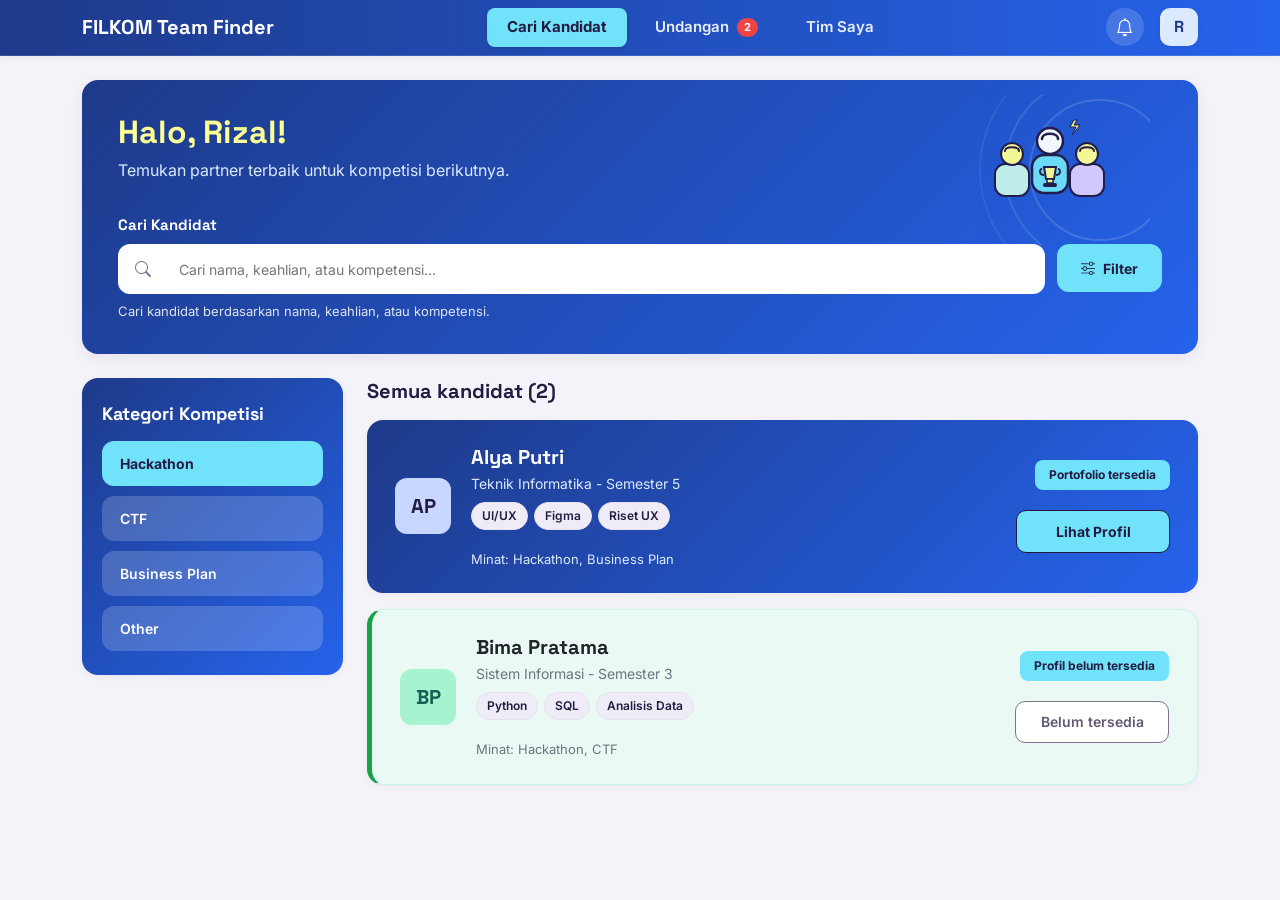
<file: index.html>
<!DOCTYPE html>
<html lang="id">
<head>
  <meta charset="UTF-8">
  <meta name="viewport" content="width=device-width, initial-scale=1.0">
  <title>FILKOM Team Finder — Platform Pencarian Tim Lomba Mahasiswa</title>
  
  <link rel="preconnect" href="https://fonts.googleapis.com">
  <link rel="preconnect" href="https://fonts.gstatic.com" crossorigin>
  <link href="https://fonts.googleapis.com/css2?family=Inter:wght@400;500;600;700&family=Space+Grotesk:wght@600;700&display=swap" rel="stylesheet">
  
  <link href="https://cdn.jsdelivr.net/npm/bootstrap@5.3.3/dist/css/bootstrap.min.css" rel="stylesheet">
  <link rel="stylesheet" href="https://cdn.jsdelivr.net/npm/bootstrap-icons@1.11.3/font/bootstrap-icons.min.css">
  <link rel="stylesheet" href="css/style.css">
</head>
<body>

  <header class="app-header">
    <div class="container d-flex align-items-center justify-content-between py-2">
      <a href="#" class="brand-title" id="brandLogo">
        <span>FILKOM Team Finder</span>
      </a>

      <nav class="d-none d-md-flex align-items-center gap-2" aria-label="Navigasi Utama">
        <button class="nav-tab-btn active" data-target-screen="screen-dashboard" aria-current="page">
          <span>Cari Kandidat</span>
        </button>
        <button class="nav-tab-btn" data-target-screen="screen-invitations">
          <span>Undangan</span>
          <span class="nav-badge-pill" id="unreadBadgeCount">0</span>
        </button>
        <button class="nav-tab-btn" data-target-screen="screen-team">
          <span>Tim Saya</span>
        </button>
      </nav>

      <div class="d-flex align-items-center gap-3">
        <span class="icon-button notification-indicator" aria-label="Notifikasi" title="Notifikasi">
          <i class="bi bi-bell"></i>
        </span>
        <div class="d-flex align-items-center">
          <div class="user-avatar-btn" id="headerUserAvatar" title=""></div>
        </div>
      </div>
    </div>
  </header>

  <main class="container my-4" id="mainContainer"></main>

  <div id="modalContainer"></div>

  <nav class="mobile-bottom-nav" aria-label="Navigasi Bawah Seluler">
    <button class="bottom-nav-item active" data-target-screen="screen-dashboard" aria-current="page">
      <i class="bi bi-search"></i>
      <span>Cari Kandidat</span>
    </button>
    <button class="bottom-nav-item" data-target-screen="screen-invitations">
      <i class="bi bi-envelope"></i>
      <span>Undangan</span>
    </button>
    <button class="bottom-nav-item" data-target-screen="screen-team">
      <i class="bi bi-people"></i>
      <span>Tim Saya</span>
    </button>
  </nav>

  <div id="toastContainer" class="toast-container-custom" aria-live="polite"></div>

  <script src="js/data.js"></script>
  <script src="js/app.js"></script>
</body>
</html>
</file>
<file: css/style.css>
:root {
  --font-heading: 'Space Grotesk', -apple-system, BlinkMacSystemFont, 'Segoe UI', Roboto, sans-serif;
  --font-body: 'Inter', -apple-system, BlinkMacSystemFont, 'Segoe UI', Roboto, sans-serif;

  --bg-page: #F5F3FA;
  --bg-surface: #FFFFFF;
  --text-primary: #241B42;
  --text-secondary: #625870;
  --text-muted: #8E839B;

  --border-light: #E7E2F0;
  --border-default: #D2C9E0;
  --border-input: #80718F;

  --hero-gradient: linear-gradient(135deg, #1E3A8A 0%, #2563EB 100%);
  --hero-title-accent: #FDFF94;
  --accent-cyan: #70E2F9;
  --accent-cyan-hover: #52d2eb;
  --accent-cyan-active: #3ac6e2;
  --accent-cyan-text: #241B42;
  --accent-cyan-border: #241842;

  --focus-purple: #6B38E8;
  --focus-ring: 0 0 0 3px rgba(107, 56, 232, 0.28);

  --portfolio-purple-bg: #DCCFFF;
  --portfolio-purple-text: #4A257B;
  --portfolio-mint-bg: #C8F5EA;
  --portfolio-mint-text: #175F52;

  --status-pending-bg: #FFF1CA;
  --status-pending-text: #805000;
  --status-pending-border: #D97706;

  --status-accepted-bg: #DBF5E8;
  --status-accepted-text: #126344;
  --status-accepted-border: #16A34A;

  --status-rejected-bg: #FFE4E5;
  --status-rejected-text: #B42333;
  --status-rejected-border: #DC2626;

  --status-vacant-bg: #EEE8F5;
  --status-vacant-text: #625173;
  --status-vacant-border: #8A7A9E;

  --radius-xs: 4px;
  --radius-sm: 8px;
  --radius-md: 12px;
  --radius-lg: 16px;
  --radius-xl: 20px;
  --radius-pill: 9999px;

  --shadow-sm: 0 2px 6px rgba(36, 27, 66, 0.05);
  --shadow-md: 0 4px 14px rgba(36, 27, 66, 0.08);
  --shadow-lg: 0 10px 28px rgba(36, 27, 66, 0.12);
  --shadow-sheet: 0 -8px 30px rgba(36, 27, 66, 0.2);
}

*,
*::before,
*::after {
  box-sizing: border-box;
}

body {
  margin: 0;
  padding: 0 0 72px 0;
  background-color: var(--bg-page);
  color: var(--text-primary);
  font-family: var(--font-body);
  font-size: 16px;
  line-height: 1.5;
  -webkit-font-smoothing: antialiased;
  -moz-osx-font-smoothing: grayscale;
}

@media (min-width: 768px) {
  body {
    padding-bottom: 0;
  }
}

h1, .h1,
h2, .h2,
h3, .h3 {
  font-family: var(--font-heading);
  font-weight: 700;
  color: var(--text-primary);
  margin-bottom: 0.5rem;
}

h1, .h1 {
  font-size: 32px;
  line-height: 1.25;
}

h2, .h2 {
  font-size: 24px;
  line-height: 1.3;
}

h3, .h3 {
  font-size: 20px;
  line-height: 1.35;
}

.stat-number {
  font-family: var(--font-heading);
  font-size: 32px;
  font-weight: 700;
  line-height: 1;
}

p {
  color: var(--text-secondary);
  margin-bottom: 1rem;
}

.text-caption {
  font-size: 12px;
  line-height: 1.4;
  color: var(--text-muted);
}

a {
  color: var(--focus-purple);
  text-decoration: none;
  transition: color 0.2s ease;
}

a:hover {
  color: #4f21c2;
  text-decoration: underline;
}

:focus-visible {
  outline: 2px solid var(--focus-purple) !important;
  outline-offset: 2px !important;
}

.screen-section {
  display: none;
}

.screen-section.active {
  display: block;
}

.app-header {
  background: linear-gradient(90deg, #1E3A8A 0%, #2563EB 100%);
  border-bottom: 1px solid rgba(255, 255, 255, 0.12);
  position: sticky;
  top: 0;
  z-index: 1020;
  box-shadow: var(--shadow-sm);
}

.brand-title {
  font-family: var(--font-heading);
  font-weight: 700;
  font-size: 20px;
  color: #FFFFFF !important;
  display: flex;
  align-items: center;
  gap: 8px;
  text-decoration: none;
}

.brand-badge {
  display: none;
}

.user-name-label {
  font-family: var(--font-body);
  font-size: 14px;
  font-weight: 600;
  color: rgba(255, 255, 255, 0.9);
}

.nav-tab-btn {
  font-family: var(--font-body);
  font-size: 15px;
  font-weight: 600;
  color: rgba(255, 255, 255, 0.9);
  background: transparent;
  border: none;
  padding: 8px 20px;
  border-radius: var(--radius-sm);
  cursor: pointer;
  transition: all 0.2s ease;
  position: relative;
  display: inline-flex;
  align-items: center;
  gap: 8px;
}

.nav-tab-btn:hover {
  background-color: rgba(255, 255, 255, 0.15);
  color: #FFFFFF;
}

.nav-tab-btn.active {
  background-color: var(--accent-cyan);
  color: var(--accent-cyan-text);
  font-weight: 700;
  box-shadow: 0 2px 4px rgba(36, 27, 66, 0.15);
}

.nav-badge-pill {
  background-color: #EF4444;
  color: #FFFFFF;
  font-size: 11px;
  font-weight: 700;
  padding: 1px 7px;
  border-radius: var(--radius-pill);
}

.user-avatar-btn {
  width: 38px;
  height: 38px;
  border-radius: 10px;
  background: #DBEAFE;
  color: #1E3A8A;
  font-family: var(--font-heading);
  font-weight: 700;
  font-size: 16px;
  display: flex;
  align-items: center;
  justify-content: center;
  border: none;
  box-shadow: var(--shadow-sm);
  cursor: pointer;
}

.icon-button {
  width: 38px;
  height: 38px;
  border-radius: 50%;
  background-color: rgba(255, 255, 255, 0.15);
  border: none;
  color: #FFFFFF;
  display: inline-flex;
  align-items: center;
  justify-content: center;
  font-size: 18px;
  cursor: pointer;
  position: relative;
  transition: all 0.2s ease;
}

.icon-button:hover {
  background-color: rgba(255, 255, 255, 0.25);
  color: #FFFFFF;
}

.notification-indicator {
  cursor: default;
}

.notification-dot {
  position: absolute;
  top: 8px;
  right: 8px;
  width: 9px;
  height: 9px;
  background-color: #EF4444;
  border-radius: 50%;
  border: 2px solid var(--bg-surface);
}

.mobile-bottom-nav {
  position: fixed;
  bottom: 0;
  left: 0;
  right: 0;
  height: 64px;
  background-color: var(--bg-surface);
  border-top: 1px solid var(--border-light);
  display: flex;
  justify-content: space-around;
  align-items: center;
  z-index: 1030;
  box-shadow: var(--shadow-sheet);
  padding: 0 8px;
}

@media (min-width: 768px) {
  .mobile-bottom-nav {
    display: none !important;
  }
}

.bottom-nav-item {
  display: flex;
  flex-direction: column;
  align-items: center;
  justify-content: center;
  gap: 3px;
  background: transparent;
  border: none;
  color: var(--text-secondary);
  font-size: 11px;
  font-weight: 600;
  cursor: pointer;
  padding: 6px 16px;
  border-radius: var(--radius-sm);
  transition: all 0.2s ease;
  position: relative;
}

.bottom-nav-item i {
  font-size: 18px;
}

.bottom-nav-item.active {
  background-color: var(--accent-cyan);
  color: var(--accent-cyan-text);
  font-weight: 700;
}

.btn-cta-cyan {
  background-color: var(--accent-cyan);
  color: var(--accent-cyan-text);
  border: 1px solid var(--accent-cyan-border);
  font-weight: 700;
  font-size: 14px;
  padding: 10px 20px;
  border-radius: var(--radius-sm);
  cursor: pointer;
  transition: all 0.2s ease;
  display: inline-flex;
  align-items: center;
  justify-content: center;
  gap: 8px;
  text-decoration: none;
}

.btn-cta-cyan:hover {
  background-color: var(--accent-cyan-hover);
  color: var(--accent-cyan-text);
  transform: translateY(-1px);
  box-shadow: 0 4px 8px rgba(36, 27, 66, 0.15);
}

.btn-cta-cyan:active {
  background-color: var(--accent-cyan-active);
  transform: translateY(0);
}

.btn-disabled-muted {
  background-color: #EAE6F2;
  color: #8E839B;
  border: 1px solid #D6D0E0;
  font-weight: 600;
  font-size: 14px;
  padding: 10px 20px;
  border-radius: var(--radius-sm);
  cursor: not-allowed;
  display: inline-flex;
  align-items: center;
  justify-content: center;
  gap: 8px;
}

.btn-secondary-light {
  background-color: var(--bg-surface);
  color: var(--text-primary);
  border: 1px solid var(--border-input);
  font-weight: 600;
  font-size: 14px;
  padding: 8px 18px;
  border-radius: var(--radius-sm);
  cursor: pointer;
  transition: all 0.2s ease;
  display: inline-flex;
  align-items: center;
  gap: 6px;
}

.btn-secondary-light:hover {
  background-color: #EEE8F5;
  border-color: var(--focus-purple);
}

.btn-view-profile,
.btn-outline-card-disabled {
  min-width: 154px;
  min-height: 42px;
  border-radius: 10px;
}

.btn-outline-card-disabled {
  background-color: #FFFFFF;
  border: 1.5px solid #80718F;
  color: #625870;
  padding: 8px 20px;
  font-size: 14px;
  font-weight: 600;
  cursor: not-allowed;
}

.status-badge {
  display: inline-flex;
  align-items: center;
  gap: 6px;
  padding: 4px 12px;
  border-radius: var(--radius-sm);
  font-size: 13px;
  font-weight: 600;
  white-space: nowrap;
}

.status-badge-pending {
  background-color: var(--status-pending-bg);
  color: var(--status-pending-text);
  border: 1px solid var(--status-pending-border);
}

.status-badge-accepted {
  background-color: var(--status-accepted-bg);
  color: var(--status-accepted-text);
  border: 1px solid var(--status-accepted-border);
}

.status-badge-rejected {
  background-color: var(--status-rejected-bg);
  color: var(--status-rejected-text);
  border: 1px solid var(--status-rejected-border);
}

.status-badge-vacant {
  background-color: var(--status-vacant-bg);
  color: var(--status-vacant-text);
  border: 1px dashed var(--status-vacant-border);
}

.badge-new {
  background-color: #6B38E8;
  color: #FFFFFF;
  font-size: 11px;
  font-weight: 700;
  padding: 2px 7px;
  border-radius: var(--radius-sm);
  text-transform: uppercase;
  letter-spacing: 0.5px;
}

.dual-signifier-card {
  position: relative;
  overflow: hidden;
  border-left: 5px solid transparent !important;
}

.dual-signifier-card.status-pending {
  border-left-color: var(--status-pending-border) !important;
}

.dual-signifier-card.status-accepted {
  border-left-color: var(--status-accepted-border) !important;
}

.dual-signifier-card.status-rejected {
  border-left-color: var(--status-rejected-border) !important;
}

.dual-signifier-card.status-vacant {
  border-left-color: var(--status-vacant-border) !important;
  border-style: dashed;
}

.hero-banner,
.hero-banner-unified {
  background: var(--hero-gradient);
  border-radius: var(--radius-lg);
  color: #FFFFFF;
  padding: 32px 36px;
  margin-bottom: 24px;
  box-shadow: var(--shadow-md);
  position: relative;
  overflow: hidden;
}

.hero-banner h1 {
  color: #FFFFFF;
  font-size: 32px;
  font-weight: 700;
  margin-bottom: 6px;
}

.hero-banner-unified .hero-title {
  color: var(--hero-title-accent);
  font-size: 32px;
  font-weight: 700;
  margin-bottom: 6px;
}

.hero-title-accent {
  color: var(--hero-title-accent);
}

.hero-banner p,
.hero-banner-unified .hero-subtitle {
  color: #DBEAFE;
  font-size: 16px;
  margin-bottom: 20px;
  max-width: 560px;
}

.hero-illustration {
  position: absolute;
  right: 24px;
  bottom: 12px;
  opacity: 0.95;
  pointer-events: none;
  transform: translateY(100px);
}

.hero-search-embedded {
  max-width: none;
  margin-top: 12px;
}

.hero-search-label {
  display: block;
  font-family: var(--font-heading);
  font-size: 15px;
  font-weight: 700;
  color: #FFFFFF;
  margin-bottom: 8px;
}

.hero-search-embedded .search-input-group {
  display: flex;
  gap: 12px;
  margin-bottom: 8px;
}

.hero-search-embedded .search-input-wrapper {
  flex: 1;
  position: relative;
  display: flex;
  align-items: center;
  gap: 8px;
  background-color: #FFFFFF;
  border: 1px solid rgba(255, 255, 255, 0.4);
  border-radius: var(--radius-md);
  padding: 0 16px;
}

.hero-search-embedded .search-input-wrapper i {
  position: static;
  transform: none;
  flex: 0 0 auto;
  color: #80718F;
  font-size: 16px;
  margin-right: 16px;
}

.hero-search-embedded .search-input {
  width: 100%;
  border: none;
  background: transparent;
  padding: 12px 0 12px 4px;
  font-size: 14px;
  color: var(--text-primary);
  outline: none;
}

.hero-search-embedded .btn-filter-trigger {
  background: var(--accent-cyan);
  color: var(--accent-cyan-text);
  border: none;
  border-radius: var(--radius-md);
  padding: 12px 24px;
  font-weight: 700;
  font-size: 14px;
  display: inline-flex;
  align-items: center;
  gap: 8px;
  cursor: pointer;
  transition: all 0.2s ease;
}

.hero-search-embedded .search-helper-text {
  font-size: 13px;
  color: rgba(255, 255, 255, 0.85);
  margin: 0;
}

.search-container {
  background-color: var(--bg-surface);
  border-radius: var(--radius-lg);
  padding: 20px 24px;
  box-shadow: var(--shadow-sm);
  margin-bottom: 24px;
  border: 1px solid var(--border-light);
}

.search-label {
  font-family: var(--font-heading);
  font-weight: 700;
  font-size: 14px;
  color: var(--text-primary);
  margin-bottom: 8px;
  display: block;
}

.search-input-group {
  display: flex;
  gap: 12px;
}

.search-input-wrapper {
  position: relative;
  flex: 1;
}

.search-input-wrapper i {
  position: absolute;
  left: 14px;
  top: 50%;
  transform: translateY(-50%);
  color: var(--border-input);
  font-size: 18px;
}

.search-input {
  width: 100%;
  height: 48px;
  padding: 10px 14px 10px 44px;
  border: 1.5px solid var(--border-input);
  border-radius: var(--radius-md);
  font-family: var(--font-body);
  font-size: 15px;
  color: var(--text-primary);
  background-color: #FAF9FD;
  transition: all 0.2s ease;
}

.search-input:focus {
  background-color: #FFFFFF;
  border-color: var(--focus-purple);
  outline: none;
  box-shadow: var(--focus-ring);
}

.btn-filter-trigger {
  height: 48px;
  padding: 0 20px;
  border: 1.5px solid var(--border-input);
  border-radius: var(--radius-md);
  background-color: #FAF9FD;
  color: var(--text-primary);
  font-weight: 600;
  font-size: 15px;
  display: inline-flex;
  align-items: center;
  gap: 8px;
  cursor: pointer;
  transition: all 0.2s ease;
  white-space: nowrap;
}

.btn-filter-trigger:hover {
  background-color: #EEE8F5;
  border-color: var(--focus-purple);
}

.search-helper-text {
  font-size: 12px;
  color: var(--text-muted);
  margin: 8px 0 0 0;
  display: flex;
  align-items: center;
  gap: 6px;
}

.category-sidebar {
  background: var(--hero-gradient);
  border-radius: var(--radius-lg);
  padding: 24px 20px;
  box-shadow: var(--shadow-sm);
  color: #FFFFFF;
}

.filter-sidebar-title {
  font-family: var(--font-heading);
  font-size: 18px;
  font-weight: 700;
  color: #FFFFFF;
  margin-bottom: 16px;
}

.category-chip-group {
  display: flex;
  flex-direction: column;
  gap: 10px;
}

.category-chip {
  padding: 12px 18px;
  border-radius: var(--radius-md);
  border: none;
  background-color: rgba(255, 255, 255, 0.18);
  color: #FFFFFF;
  font-size: 14px;
  font-weight: 600;
  text-align: left;
  cursor: pointer;
  transition: all 0.2s ease;
  display: flex;
  align-items: center;
  justify-content: space-between;
  width: 100%;
}

.category-chip:hover {
  background-color: rgba(255, 255, 255, 0.28);
  color: #FFFFFF;
}

.category-chip.active {
  background-color: var(--accent-cyan);
  color: var(--accent-cyan-text);
  font-weight: 700;
}

.candidates-header {
  display: flex;
  align-items: center;
  justify-content: space-between;
  margin-bottom: 16px;
}

.candidates-count-title {
  font-family: var(--font-heading);
  font-size: 20px;
  font-weight: 700;
  color: var(--text-primary);
  margin: 0;
}

.candidate-card {
  border-radius: var(--radius-lg);
  padding: 24px 28px;
  display: flex;
  align-items: center;
  justify-content: space-between;
  gap: 20px;
  transition: transform 0.2s ease, box-shadow 0.2s ease;
  width: 100%;
  box-shadow: var(--shadow-sm);
  position: relative;
  background-color: var(--bg-surface);
}

.candidate-card:hover {
  transform: translateY(-2px);
  box-shadow: var(--shadow-md);
}

.candidate-card-blue {
  background: var(--hero-gradient);
  color: #FFFFFF;
  border: none;
}

.candidate-card-blue .candidate-name {
  color: #FFFFFF;
}

.candidate-card-blue .candidate-meta,
.candidate-card-blue .candidate-interest {
  color: #DBEAFE;
}

.candidate-card-mint {
  background-color: #EBF9F5;
  border: 1.5px solid #C8F5EA;
  border-left: 5px solid #16A34A;
  color: var(--text-primary);
}

.candidate-card-mint .candidate-name {
  color: var(--text-primary);
}

.candidate-card-mint .candidate-meta,
.candidate-card-mint .candidate-interest {
  color: var(--text-secondary);
}

.candidate-card-main {
  display: flex;
  align-items: center;
  gap: 20px;
}

.candidate-avatar {
  width: 56px;
  height: 56px;
  border-radius: var(--radius-md);
  display: flex;
  align-items: center;
  justify-content: center;
  font-family: var(--font-heading);
  font-size: 20px;
  font-weight: 700;
  flex-shrink: 0;
}

.avatar-blue {
  background-color: #C8D7FF;
  color: #241B42;
}

.avatar-mint {
  background-color: #A7F3D0;
  color: #175F52;
}

.avatar-pink {
  background-color: #FFD6E4;
  color: #7B2548;
}

.candidate-info {
  display: flex;
  flex-direction: column;
}

.candidate-name {
  font-family: var(--font-heading);
  font-size: 20px;
  font-weight: 700;
  margin-bottom: 2px;
}

.candidate-meta {
  font-size: 14px;
  margin-bottom: 8px;
}

.tag-container {
  display: flex;
  flex-wrap: wrap;
  gap: 6px;
  margin-bottom: 16px;
}

.tag-skill {
  font-size: 12px;
  font-weight: 600;
  padding: 4px 10px;
  border-radius: var(--radius-pill);
  background-color: #F0ECF7;
  color: var(--text-primary);
  border: 1px solid var(--border-light);
  display: inline-block;
}

.candidate-interest {
  font-size: 13px;
  margin-top: 4px;
}

.candidate-card-side {
  display: flex;
  flex-direction: column;
  align-items: flex-end;
  justify-content: space-between;
  gap: 20px;
  flex-shrink: 0;
}

.candidate-badge-portfolio {
  background-color: var(--accent-cyan);
  color: var(--accent-cyan-text);
  border-radius: var(--radius-sm);
  padding: 6px 14px;
  font-size: 12px;
  font-weight: 700;
  display: inline-block;
}

.info-row {
  margin-bottom: 8px;
  font-size: 13px;
  line-height: 1.4;
}

.info-row-label {
  font-weight: 600;
  color: var(--text-muted);
  display: block;
}

.info-row-value {
  color: var(--text-primary);
  font-weight: 500;
}

.back-nav-btn {
  font-weight: 600;
  font-size: 15px;
  color: var(--text-primary);
  display: inline-flex;
  align-items: center;
  gap: 8px;
  padding: 8px 14px;
  background-color: var(--bg-surface);
  border: 1px solid var(--border-light);
  border-radius: var(--radius-pill);
  margin-bottom: 20px;
  cursor: pointer;
  transition: all 0.2s ease;
}

.back-nav-btn:hover {
  background-color: #EEE8F5;
  color: var(--focus-purple);
  text-decoration: none;
}

.profile-card-aside {
  background: var(--hero-gradient);
  border-radius: var(--radius-xl);
  color: #FFFFFF;
  padding: 32px 24px;
  box-shadow: var(--shadow-md);
  position: sticky;
  top: 88px;
}

.profile-identity {
  display: flex;
  align-items: center;
  gap: 16px;
  margin-bottom: 20px;
}

.profile-avatar-large {
  width: 80px;
  height: 80px;
  border-radius: 50%;
  background-color: #FFFFFF;
  color: #1E3A8A;
  font-family: var(--font-heading);
  font-size: 32px;
  font-weight: 700;
  display: flex;
  align-items: center;
  justify-content: center;
  margin-bottom: 0;
  flex: 0 0 auto;
  box-shadow: 0 4px 12px rgba(0, 0, 0, 0.2);
}

.profile-card-aside h2,
.profile-card-aside .profile-name {
  color: var(--hero-title-accent);
  margin-bottom: 4px;
}

.profile-card-aside .profile-sub {
  color: #DBEAFE;
  font-size: 15px;
  margin-bottom: 0;
}

.profile-bio-text {
  font-size: 14px;
  line-height: 1.5;
  margin-bottom: 16px;
  color: #dbeafe;
}

.profile-section-title {
  font-family: var(--font-heading);
  font-size: 14px;
  font-weight: 700;
  text-transform: uppercase;
  letter-spacing: 0.5px;
  color: #BFDBFE;
  margin: 20px 0 8px 0;
}

.profile-tag-group {
  display: flex;
  flex-wrap: wrap;
  gap: 6px;
  margin-bottom: 12px;
}

.profile-tag-pill {
  background-color: rgba(255, 255, 255, 0.2);
  color: #FFFFFF;
  border: 1px solid rgba(255, 255, 255, 0.3);
  font-size: 13px;
  font-weight: 600;
  padding: 4px 12px;
  border-radius: var(--radius-sm);
}

.portfolio-card-purple,
.portfolio-card-mint {
  border-radius: var(--radius-lg);
  padding: 24px;
  box-shadow: var(--shadow-sm);
  margin-bottom: 20px;
  transition: transform 0.2s ease, box-shadow 0.2s ease;
}

.portfolio-card-purple {
  background-color: var(--portfolio-purple-bg);
  color: var(--portfolio-purple-text);
  border: 1px solid rgba(74, 37, 123, 0.15);
}

.portfolio-card-mint {
  background-color: var(--portfolio-mint-bg);
  color: var(--portfolio-mint-text);
  border: 1px solid rgba(23, 95, 82, 0.15);
}

.portfolio-card-purple:hover,
.portfolio-card-mint:hover {
  transform: translateY(-2px);
  box-shadow: var(--shadow-md);
}

.portfolio-header {
  display: flex;
  align-items: center;
  justify-content: space-between;
  margin-bottom: 12px;
}

.portfolio-title {
  font-family: var(--font-heading);
  font-size: 20px;
  font-weight: 700;
  margin: 0;
}

.portfolio-card-purple .portfolio-title,
.portfolio-card-purple .portfolio-status-link {
  color: var(--portfolio-purple-text);
}

.portfolio-card-mint .portfolio-title,
.portfolio-card-mint .portfolio-status-link {
  color: var(--portfolio-mint-text);
}

.portfolio-status-link {
  display: inline-flex;
  align-items: center;
  gap: 6px;
  font-size: 13px;
  font-weight: 700;
  padding: 6px 12px;
  border-radius: var(--radius-pill);
  background-color: rgba(255, 255, 255, 0.7);
}

.portfolio-pill-btn {
  display: inline-block;
  padding: 6px 12px;
  border-radius: var(--radius-sm);
  background: var(--bg-page);
  color: var(--text-secondary);
  border: 1px solid var(--border-light);
  font-size: 13px;
  font-weight: 700;
}

.portfolio-preview-box {
  background: rgba(255, 255, 255, 0.5);
  border-radius: var(--radius-md);
  padding: 20px;
  margin: 14px 0;
  display: flex;
  align-items: center;
  gap: 16px;
}

.portfolio-icon-box {
  width: 52px;
  height: 52px;
  border-radius: var(--radius-md);
  display: flex;
  align-items: center;
  justify-content: center;
  font-size: 26px;
  flex-shrink: 0;
}

.portfolio-card-purple .portfolio-icon-box {
  background-color: #C8B6FA;
  color: #4A257B;
}

.portfolio-card-mint .portfolio-icon-box {
  background-color: #A3ECD9;
  color: #175F52;
}

#modal-invite,
.invite-dialog {
  padding: 0;
  border: none;
  border-radius: var(--radius-lg);
  background: var(--bg-surface);
  box-shadow: var(--shadow-lg);
  max-width: 520px;
  width: 92%;
  margin: auto;
  overflow: hidden;
}

.filter-dialog {
  padding: 0;
  border: none;
  border-radius: var(--radius-xl);
  background: var(--bg-surface);
  box-shadow: var(--shadow-lg);
  max-width: 520px;
  width: 90%;
  margin: auto;
}

#modal-invite::backdrop,
.invite-dialog::backdrop,
.filter-dialog::backdrop {
  background-color: rgba(36, 27, 66, 0.65);
  backdrop-filter: blur(4px);
  animation: fadeIn 0.2s ease-out;
}

.modal-header-custom {
  padding: 20px 24px;
  border-bottom: 1px solid var(--border-light);
  display: flex;
  align-items: center;
  justify-content: space-between;
}

.modal-title-custom {
  font-family: var(--font-heading);
  font-size: 24px;
  font-weight: 700;
  color: var(--text-primary);
  margin: 0;
}

.modal-title-lg {
  font-size: 26px;
}

.btn-close-custom {
  background: #F0EDF7;
  border: none;
  width: 32px;
  height: 32px;
  border-radius: 50%;
  display: flex;
  align-items: center;
  justify-content: center;
  font-size: 16px;
  color: var(--text-primary);
  cursor: pointer;
  transition: all 0.2s ease;
}

.btn-close-custom:hover {
  background: #E2DBEE;
}

.modal-body-custom {
  padding: 24px;
  max-height: calc(85vh - 130px);
  overflow-y: auto;
}

.modal-instruction-text {
  font-size: 14px;
  color: var(--text-secondary);
  line-height: 1.5;
  margin-bottom: 16px;
}

.modal-candidate-summary {
  background: var(--hero-gradient);
  border-radius: var(--radius-md);
  padding: 14px 18px;
  color: #FFFFFF;
  display: flex;
  align-items: center;
  gap: 14px;
  margin-bottom: 20px;
}

.modal-avatar-mini {
  width: 44px;
  height: 44px;
  border-radius: 10px;
  background-color: #C8D7FF;
  color: #241B42;
  font-family: var(--font-heading);
  font-weight: 700;
  font-size: 16px;
  display: flex;
  align-items: center;
  justify-content: center;
  flex-shrink: 0;
}

.role-fieldset {
  border: none;
  padding: 0;
  margin: 0 0 16px 0;
}

.role-legend {
  font-family: var(--font-heading);
  font-size: 16px;
  font-weight: 700;
  color: var(--text-primary);
  margin-bottom: 12px;
  display: block;
}

.role-radio-group {
  display: flex;
  flex-direction: column;
  gap: 10px;
}

.role-radio-label {
  display: flex;
  align-items: center;
  padding: 14px 18px;
  border: 1.5px solid var(--border-input);
  border-radius: var(--radius-md);
  background-color: #FFFFFF;
  cursor: pointer;
  transition: all 0.2s ease;
  user-select: none;
}

.role-radio-label:hover {
  border-color: #2563EB;
  background-color: #F8FAFC;
}

.role-radio-label.selected {
  border-color: #2563EB;
  background-color: #EFF6FF;
}

.role-radio-input {
  margin-right: 14px;
  accent-color: #2563EB;
  width: 18px;
  height: 18px;
}

.role-title {
  font-weight: 600;
  font-size: 15px;
  color: var(--text-primary);
}

.role-helper-note {
  font-size: 13px;
  color: var(--text-secondary);
  margin: 10px 0 0 0;
}

.modal-error-alert {
  background-color: #FFE4E5;
  color: #B42333;
  border: 1px solid #DC2626;
  border-radius: var(--radius-sm);
  padding: 10px 14px;
  font-size: 13px;
  font-weight: 600;
  margin: 14px 0 0 0;
  display: none;
  align-items: center;
  gap: 8px;
}

.modal-footer-custom {
  padding: 16px 24px;
  border-top: 1px solid var(--border-light);
  display: flex;
  align-items: center;
  gap: 12px;
  background-color: #FAF9FD;
}

.modal-footer-stretch {
  display: flex;
  gap: 12px;
  width: 100%;
}

.modal-footer-stretch button {
  flex: 1;
  border-radius: 10px;
  padding: 12px 20px;
  font-weight: 700;
  text-align: center;
  font-size: 15px;
  cursor: pointer;
  border: none;
  display: inline-flex;
  align-items: center;
  justify-content: center;
  gap: 8px;
}

.modal-footer-stretch #btnCancelInvite {
  flex: 1;
}

.modal-footer-stretch #btnSubmitInvite {
  flex: 3;
}

.checkbox-pill-grid {
  display: grid;
  grid-template-columns: repeat(auto-fill, minmax(130px, 1fr));
  gap: 8px;
}

.checkbox-pill-label {
  display: flex;
  align-items: center;
  gap: 8px;
  padding: 8px 12px;
  border-radius: var(--radius-md);
  border: 1px solid var(--border-light);
  background: #FAF9FD;
  font-size: 13px;
  font-weight: 600;
  cursor: pointer;
  transition: all 0.2s ease;
}

.checkbox-pill-label:hover {
  border-color: var(--focus-purple);
  background-color: #EEE8F5;
}

.checkbox-pill-label input:checked + span {
  color: var(--focus-purple);
  font-weight: 700;
}

.invitations-banner-container {
  background: var(--hero-gradient);
  border-radius: var(--radius-lg);
  padding: 28px 32px;
  color: #FFFFFF;
  margin-bottom: 24px;
}

.invitations-banner-title {
  font-family: var(--font-heading);
  font-size: 28px;
  font-weight: 700;
  color: #FFFFFF;
  margin: 0;
}

.summary-cards-grid {
  display: grid;
  grid-template-columns: repeat(3, 1fr);
  gap: 16px;
}

.summary-card {
  border-radius: var(--radius-md);
  padding: 18px 24px;
  box-shadow: var(--shadow-sm);
  display: flex;
  flex-direction: column;
  min-height: 116px;
  justify-content: center;
}

.status-pending-card {
  background-color: var(--status-pending-bg);
  color: var(--status-pending-text);
}

.status-accepted-card {
  background-color: var(--status-accepted-bg);
  color: var(--status-accepted-text);
}

.status-rejected-card {
  background-color: var(--status-rejected-bg);
  color: var(--status-rejected-text);
}

.summary-card-inner {
  display: flex;
  align-items: center;
  justify-content: space-between;
}

.summary-stat-group {
  display: flex;
  align-items: baseline;
  gap: 12px;
}

.summary-big-num {
  font-family: var(--font-heading);
  font-size: 32px;
  font-weight: 700;
  line-height: 1;
}

.summary-label {
  font-size: 15px;
  font-weight: 600;
}

.summary-icon-box {
  font-size: 22px;
  font-weight: bold;
}

.status-filter-tabs {
  display: flex;
  gap: 10px;
  margin-bottom: 24px;
  overflow-x: auto;
  padding-bottom: 4px;
  scrollbar-width: none;
}

.status-filter-tabs::-webkit-scrollbar {
  display: none;
}

.status-tab-btn {
  padding: 8px 20px;
  border-radius: 10px;
  font-size: 14px;
  font-weight: 600;
  cursor: pointer;
  white-space: nowrap;
  transition: all 0.2s ease;
  display: inline-flex;
  align-items: center;
  gap: 8px;
}

.status-tab-btn.tab-semua {
  background-color: var(--portfolio-purple-bg);
  color: var(--portfolio-purple-text);
  border: none;
}

.status-tab-btn.tab-semua.active {
  background-color: #6B38E8;
  color: #FFFFFF;
}

.status-tab-btn.tab-menunggu {
  background-color: var(--status-pending-bg);
  color: var(--status-pending-text);
  border: 1.5px solid var(--status-pending-border);
}

.status-tab-btn.tab-diterima {
  background-color: var(--status-accepted-bg);
  color: var(--status-accepted-text);
  border: 1.5px solid var(--status-accepted-border);
}

.status-tab-btn.tab-ditolak {
  background-color: var(--status-rejected-bg);
  color: var(--status-rejected-text);
  border: 1.5px solid var(--status-rejected-border);
}

.invitation-table-container {
  background-color: var(--bg-surface);
  border-radius: 14px;
  border: 1px solid var(--border-light);
  box-shadow: var(--shadow-sm);
  overflow: hidden;
  margin-bottom: 24px;
}

.invitation-table {
  width: 100%;
  border-collapse: collapse;
  text-align: left;
}

.invitation-table th {
  background: linear-gradient(180deg, #172554 0%, #1E3A8A 100%);
  color: #FFFFFF;
  font-family: var(--font-heading);
  font-size: 14px;
  font-weight: 700;
  letter-spacing: 0;
  padding: 16px 20px;
  border: none;
}

.invitation-table td {
  padding: 16px 20px;
  border-bottom: 1px solid #EEE8F5;
  font-size: 14px;
  color: var(--text-primary);
  vertical-align: middle;
}

.invitation-table tbody tr.status-pending {
  background: linear-gradient(90deg, #FFFFFF 0%, #FFF7E5 100%);
}

.invitation-table tbody tr.status-accepted {
  background: linear-gradient(90deg, #FFFFFF 0%, #EAF8F0 100%);
}

.invitation-table tbody tr.status-rejected {
  background: linear-gradient(90deg, #FFFFFF 0%, #FFF0F1 100%);
}

.invitation-table tbody tr.status-pending td,
.invitation-table tbody tr.status-accepted td,
.invitation-table tbody tr.status-rejected td {
  background: transparent;
}

.invitation-table tr:last-child td {
  border-bottom: none;
}

.invitation-table .status-badge {
  width: 132px;
  min-height: 34px;
  justify-content: center;
  border-radius: var(--radius-sm);
}

.candidate-cell-flex {
  display: flex;
  align-items: center;
  gap: 12px;
}

.candidate-cell-flex > div:last-child {
  min-width: 0;
  flex: 1;
}

.candidate-table-name {
  display: flex;
  align-items: center;
  justify-content: space-between;
  gap: 8px;
}

.cell-avatar {
  width: 38px;
  height: 38px;
  border-radius: 10px;
  display: flex;
  align-items: center;
  justify-content: center;
  font-family: var(--font-heading);
  font-weight: 700;
  font-size: 14px;
  flex-shrink: 0;
}

.badge-role-lavender {
  background-color: #EEE8F5;
  color: #4A257B;
  border-radius: var(--radius-sm);
  padding: 6px 14px;
  font-size: 13px;
  font-weight: 600;
  width: 160px;
  min-height: 34px;
  display: inline-flex;
  align-items: center;
  justify-content: center;
}

.invitation-mobile-card {
  background-color: var(--bg-surface);
  border-radius: 14px;
  padding: 18px;
  box-shadow: var(--shadow-sm);
  border: 1.5px solid var(--border-light);
  border-left: 5px solid;
  margin-bottom: 12px;
}

.invitation-mobile-card.status-pending {
  border-left-color: var(--status-pending-border);
}

.invitation-mobile-card.status-accepted {
  border-left-color: var(--status-accepted-border);
}

.invitation-mobile-card.status-rejected {
  border-left-color: var(--status-rejected-border);
}

.team-aside-card {
  background: var(--hero-gradient);
  border-radius: var(--radius-lg);
  color: #FFFFFF;
  padding: 36px 28px;
  box-shadow: var(--shadow-md);
  position: sticky;
  top: 88px;
}

.team-badge-pill {
  background-color: rgba(255, 255, 255, 0.2);
  color: #FFFFFF;
  font-family: var(--font-body);
  font-size: 12px;
  font-weight: 600;
  padding: 4px 12px;
  border-radius: var(--radius-sm);
  display: inline-block;
  margin-bottom: 14px;
}

.team-name-title {
  color: var(--hero-title-accent);
  font-family: var(--font-heading);
  font-size: 26px;
  font-weight: 700;
  margin-bottom: 8px;
}

.team-desc-text {
  color: #DBEAFE;
  font-size: 14px;
  line-height: 1.5;
  margin-bottom: 8px;
}

.team-progress-card {
  background-color: var(--bg-surface);
  border-radius: var(--radius-lg);
  padding: 24px 28px;
  border: 1px solid var(--border-light);
  box-shadow: var(--shadow-sm);
  margin-bottom: 24px;
}

.team-status-grid {
  display: grid;
  grid-template-columns: repeat(3, 1fr);
  gap: 14px;
}

.team-stat-box {
  border-radius: var(--radius-md);
  padding: 16px 20px;
  display: flex;
  align-items: center;
  justify-content: space-between;
}

.team-stat-box.box-accepted {
  background-color: var(--status-accepted-bg);
  color: var(--status-accepted-text);
}

.team-stat-box.box-pending {
  background-color: var(--status-pending-bg);
  color: var(--status-pending-text);
}

.team-stat-box.box-vacant {
  background-color: var(--status-vacant-bg);
  color: var(--status-vacant-text);
}

.stat-left {
  display: flex;
  align-items: baseline;
  gap: 10px;
}

.stat-num {
  font-family: var(--font-heading);
  font-size: 28px;
  font-weight: 700;
  line-height: 1;
}

.stat-label {
  font-size: 14px;
  font-weight: 600;
}

.stat-icon {
  font-size: 20px;
  font-weight: bold;
}

.progress-bar-custom {
  height: 8px;
  background-color: #EEE8F5;
  border-radius: var(--radius-xs);
  overflow: hidden;
}

.progress-fill-custom {
  height: 100%;
  background: #16A34A;
  border-radius: var(--radius-xs);
  transition: width 0.4s ease;
}

.position-slot-card {
  background-color: var(--bg-surface);
  border-radius: 14px;
  padding: 16px 24px;
  border: 1.5px solid var(--border-light);
  border-left: 5px solid;
  box-shadow: var(--shadow-sm);
  display: flex;
  align-items: center;
  gap: 20px;
  transition: all 0.2s ease;
}

.position-slot-card.status-accepted {
  border-left-color: var(--status-accepted-border);
  background: linear-gradient(90deg, #FFFFFF 0%, #EAF8F0 100%);
}

.position-slot-card.status-pending {
  border-left-color: var(--status-pending-border);
  background: linear-gradient(90deg, #FFFFFF 0%, #FFF7E5 100%);
}

.position-slot-card.status-vacant {
  border-left-color: var(--status-vacant-border);
  border-style: dashed;
  border-left-style: solid;
  background: linear-gradient(90deg, #FFFFFF 0%, #F4F0F9 100%);
}

.slot-role-box {
  background-color: #EEE8F5;
  color: #4A257B;
  border-radius: var(--radius-sm);
  padding: 8px 18px;
  font-weight: 600;
  font-size: 14px;
  min-width: 170px;
  text-align: center;
  flex-shrink: 0;
}

.slot-avatar {
  width: 42px;
  height: 42px;
  border-radius: 10px;
  display: flex;
  align-items: center;
  justify-content: center;
  font-family: var(--font-heading);
  font-weight: 700;
  font-size: 15px;
  flex-shrink: 0;
}

.avatar-empty {
  background-color: #EEE8F5;
  color: #625173;
}

.slot-info-box {
  display: flex;
  flex-direction: column;
}

.slot-name {
  font-size: 15px;
  font-weight: 700;
  color: var(--text-primary);
}

.slot-sub {
  font-size: 13px;
  color: var(--text-secondary);
  margin-top: 2px;
}

.empty-state-box {
  background-color: var(--bg-surface);
  border-radius: var(--radius-lg);
  padding: 48px 24px;
  text-align: center;
  border: 1px solid var(--border-light);
  box-shadow: var(--shadow-sm);
}

.empty-state-icon {
  width: 72px;
  height: 72px;
  border-radius: 50%;
  background-color: #F0ECF7;
  color: #6B38E8;
  display: inline-flex;
  align-items: center;
  justify-content: center;
  font-size: 32px;
  margin-bottom: 16px;
}

.empty-state-title {
  font-family: var(--font-heading);
  font-size: 20px;
  font-weight: 700;
  color: var(--text-primary);
  margin-bottom: 8px;
}

.empty-state-desc {
  font-size: 14px;
  color: var(--text-secondary);
  max-width: 400px;
  margin: 0 auto 20px auto;
}

.loading-box {
  padding: 60px 20px;
  text-align: center;
}

.custom-spinner {
  width: 44px;
  height: 44px;
  border: 4px solid #E2DBEE;
  border-top-color: var(--focus-purple);
  border-radius: 50%;
  animation: spin 0.75s linear infinite;
  margin: 0 auto 16px auto;
}

.toast-container-custom {
  position: fixed;
  bottom: 84px;
  right: 24px;
  z-index: 1090;
  pointer-events: none;
}

@media (min-width: 768px) {
  .toast-container-custom {
    bottom: 24px;
  }
}

.toast-custom {
  background-color: #241B42;
  color: #FFFFFF;
  padding: 12px 20px;
  border-radius: var(--radius-md);
  box-shadow: var(--shadow-lg);
  font-size: 14px;
  font-weight: 600;
  display: flex;
  align-items: center;
  gap: 10px;
  pointer-events: auto;
  border-left: 4px solid var(--accent-cyan);
  animation: slideUp 0.3s ease-out;
}

@keyframes spin {
  to {
    transform: rotate(360deg);
  }
}

@keyframes fadeIn {
  from {
    opacity: 0;
    transform: scale(0.96);
  }
  to {
    opacity: 1;
    transform: scale(1);
  }
}

@keyframes slideUp {
  from {
    opacity: 0;
    transform: translateY(16px);
  }
  to {
    opacity: 1;
    transform: translateY(0);
  }
}

@media (max-width: 991px) {
  .category-sidebar {
    background: transparent;
    padding: 0;
    box-shadow: none;
    margin-bottom: 16px;
    color: var(--text-primary);
  }

  .filter-sidebar-title {
    color: var(--text-primary);
    font-size: 16px;
    margin-bottom: 10px;
  }

  .category-chip-group {
    flex-direction: row;
    overflow-x: auto;
    padding-bottom: 6px;
    scrollbar-width: none;
    -webkit-overflow-scrolling: touch;
    gap: 8px;
  }

  .category-chip-group::-webkit-scrollbar {
    display: none;
  }

  .category-chip {
    white-space: nowrap;
    flex-shrink: 0;
    width: auto;
    padding: 8px 16px;
    background-color: #EEE8F5;
    color: var(--text-primary);
  }

  .category-chip:hover {
    background-color: #E2DBEE;
    color: var(--text-primary);
  }
}

@media (max-width: 767px) {
  .hero-banner,
  .hero-banner-unified {
    padding: 24px 20px;
  }

  .hero-banner h1,
  .hero-banner-unified .hero-title {
    font-size: 24px;
  }

  .hero-illustration {
    display: none;
  }

  .candidate-card {
    flex-direction: column;
    align-items: flex-start;
    padding: 20px;
    gap: 16px;
  }

  .candidate-card-main {
    width: 100%;
  }

  .candidate-card-side {
    width: 100%;
    flex-direction: row;
    align-items: center;
    justify-content: space-between;
    padding-top: 12px;
    border-top: 1px solid rgba(255, 255, 255, 0.15);
  }

  .candidate-card-mint .candidate-card-side {
    border-top-color: #C8F5EA;
  }

  #modal-invite,
  .invite-dialog {
    max-width: 100%;
    width: 100%;
    margin: auto 0 0 0;
    border-radius: 20px 20px 0 0;
    max-height: 90vh;
    box-shadow: var(--shadow-sheet);
  }

  .modal-footer-stretch {
    flex-direction: column-reverse;
  }

  .modal-footer-stretch #btnCancelInvite,
  .modal-footer-stretch #btnSubmitInvite {
    flex: 1;
  }
}

@media (max-width: 640px) {
  .summary-cards-grid {
    grid-template-columns: 1fr;
    gap: 12px;
  }

  .team-status-grid {
    grid-template-columns: 1fr;
    gap: 10px;
  }

  .position-slot-card {
    flex-direction: column;
    align-items: flex-start;
    gap: 12px;
    padding: 16px;
  }

  .slot-role-box,
  .slot-info-box {
    width: 100%;
    min-width: unset;
  }
}

.portfolio-icon {
  font-size: 4rem;
  color: #241B42;
  opacity: 0.85;
}
</file>
